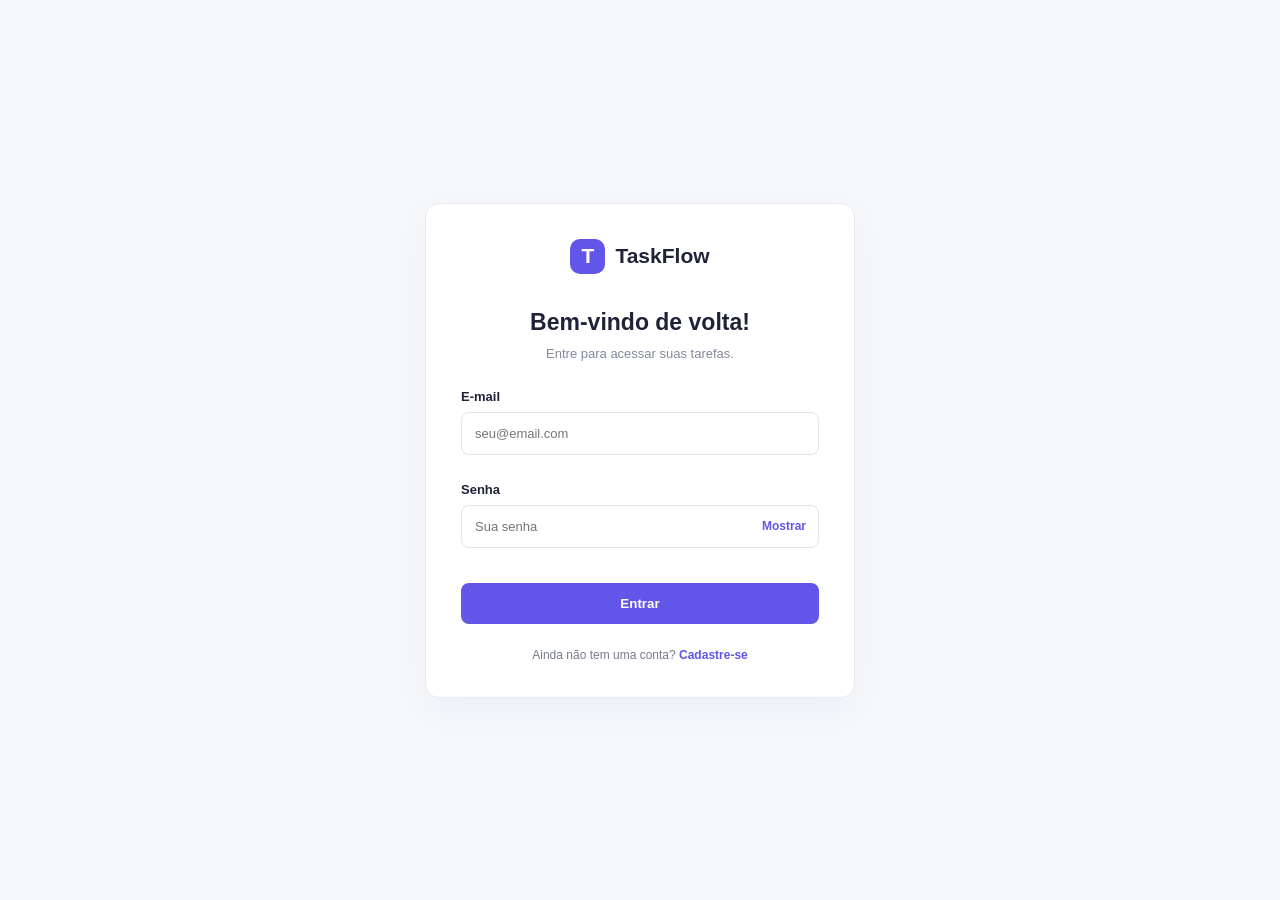
<file: frontend/index.html>
<!DOCTYPE html>
<html lang="pt-BR">
<head>
    <meta charset="UTF-8">
    <meta name="viewport" content="width=device-width, initial-scale=1.0">
    <title>TaskFlow | Login</title>
    <link rel="stylesheet" href="auth.css">
    <script src="login.js" defer></script>
</head>
<body>
    <main class="auth-container">
        <div class="auth-card">
            <div class="logo">
                <span class="logo-icon">T</span>
                <span>TaskFlow</span>
            </div>

            <h1>Bem-vindo de volta!</h1>
            <p class="subtitle">Entre para acessar suas tarefas.</p>

            <form id="formLogin" novalidate>
                <div class="form-group">
                    <label for="email">E-mail</label>
                    <input type="email" id="email"
                           placeholder="seu@email.com"
                           autocomplete="username">
                    <small id="erroEmail" class="error"></small>
                </div>

                <div class="form-group">
                    <label for="senha">Senha</label>
                    <div class="campo-senha">
                        <input type="password" id="senha"
                            placeholder="Sua senha"
                            autocomplete="current-password">
                        <button type="button" id="mostrarSenha">Mostrar</button>
                    </div>
                    <small id="erroSenha" class="error"></small>
                </div>

                <p id="mensagem" class="feedback" role="status"
                   aria-live="polite" hidden></p>

                <button type="submit" id="btnLogin">Entrar</button>
            </form>

            <p class="auth-footer">
                Ainda não tem uma conta?
                <a href="cadastro.html">Cadastre-se</a>
            </p>
        </div>
    </main>
</body>
</html>
</file>
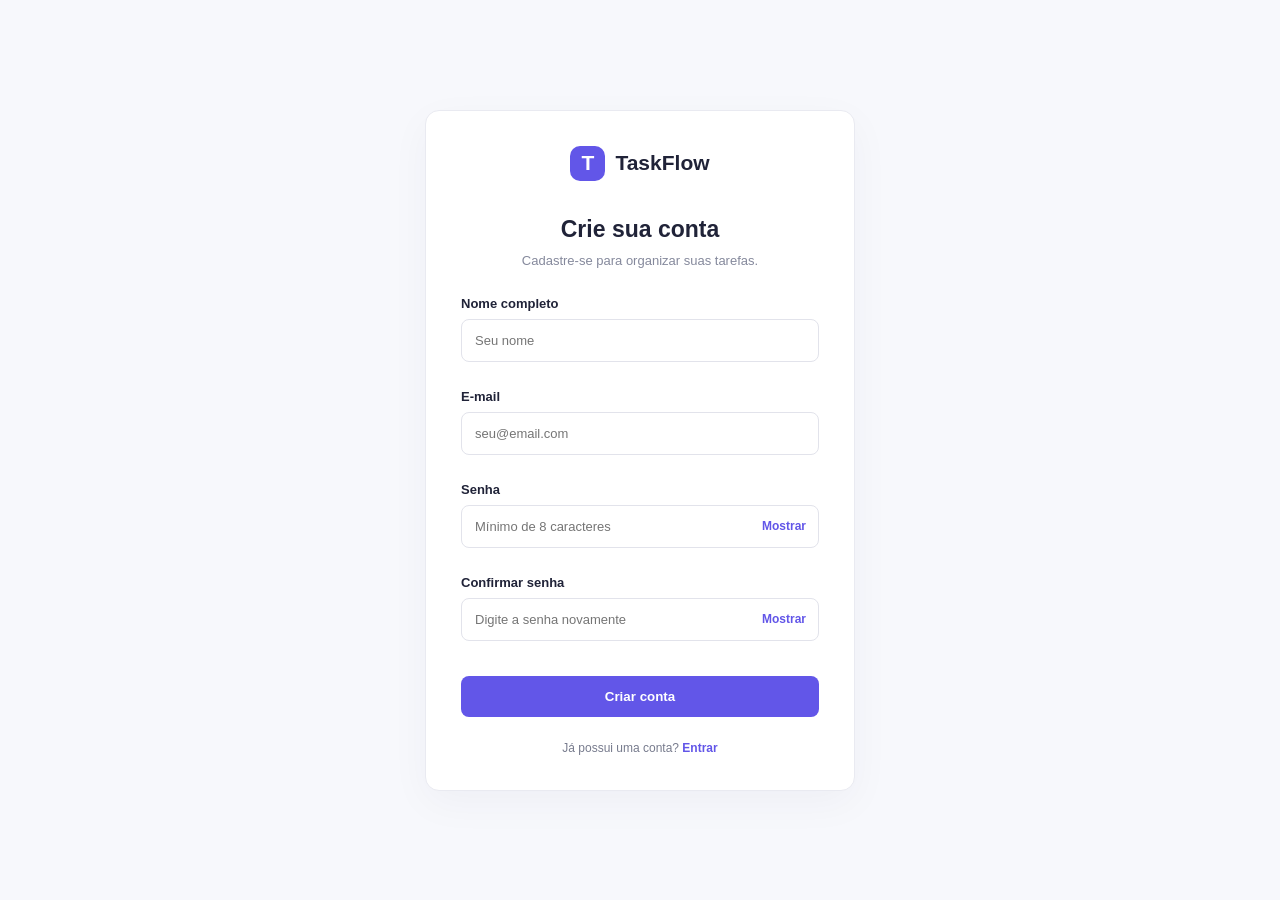
<file: frontend/cadastro.html>
<!DOCTYPE html>
<html lang="pt-BR">
<head>
    <meta charset="UTF-8">
    <meta name="viewport" content="width=device-width, initial-scale=1.0">
    <title>TaskFlow | Criar conta</title>
    <link rel="stylesheet" href="auth.css">
    <script src="cadastro.js" defer></script>
</head>
<body>
    <main class="auth-container">
        <div class="auth-card">
            <div class="logo">
                <span class="logo-icon">T</span>
                <span>TaskFlow</span>
            </div>

            <h1>Crie sua conta</h1>
            <p class="subtitle">Cadastre-se para organizar suas tarefas.</p>

            <form id="formCadastro" novalidate>
                <div class="form-group">
                    <label for="nome">Nome completo</label>
                    <input type="text" id="nome" maxlength="100"
                           placeholder="Seu nome" autocomplete="name">
                    <small id="erroNome" class="error"></small>
                </div>

                <div class="form-group">
                    <label for="email">E-mail</label>
                    <input type="email" id="email"
                           placeholder="seu@email.com"
                           autocomplete="email">
                    <small id="erroEmail" class="error"></small>
                </div>

                <div class="form-group">
                    <label for="senha">Senha</label>
                    <div class="campo-senha">
                        <input type="password" id="senha"
                            placeholder="Mínimo de 8 caracteres"
                            autocomplete="new-password">
                        <button type="button" id="mostrarSenha"> Mostrar</button>
                    </div>
                    <small id="erroSenha" class="error"></small>
                </div>

                <div class="form-group">
                    <label for="confirmarSenha">Confirmar senha</label>
                    <div class="campo-senha">
                        <input type="password" id="confirmarSenha"
                            placeholder="Digite a senha novamente"
                            autocomplete="new-password">
                        <button type="button" id="mostrarConfirmarSenha"> Mostrar</button>
                    </div>
                    <small id="erroConfirmarSenha" class="error"></small>
                </div>

                <p id="mensagem" class="feedback" role="status"
                   aria-live="polite" hidden></p>

                <button type="submit" id="btnCadastrar">
                    Criar conta
                </button>
            </form>

            <p class="auth-footer">
                Já possui uma conta?
                <a href="login.html">Entrar</a>
            </p>
        </div>
    </main>
</body>
</html>
</file>
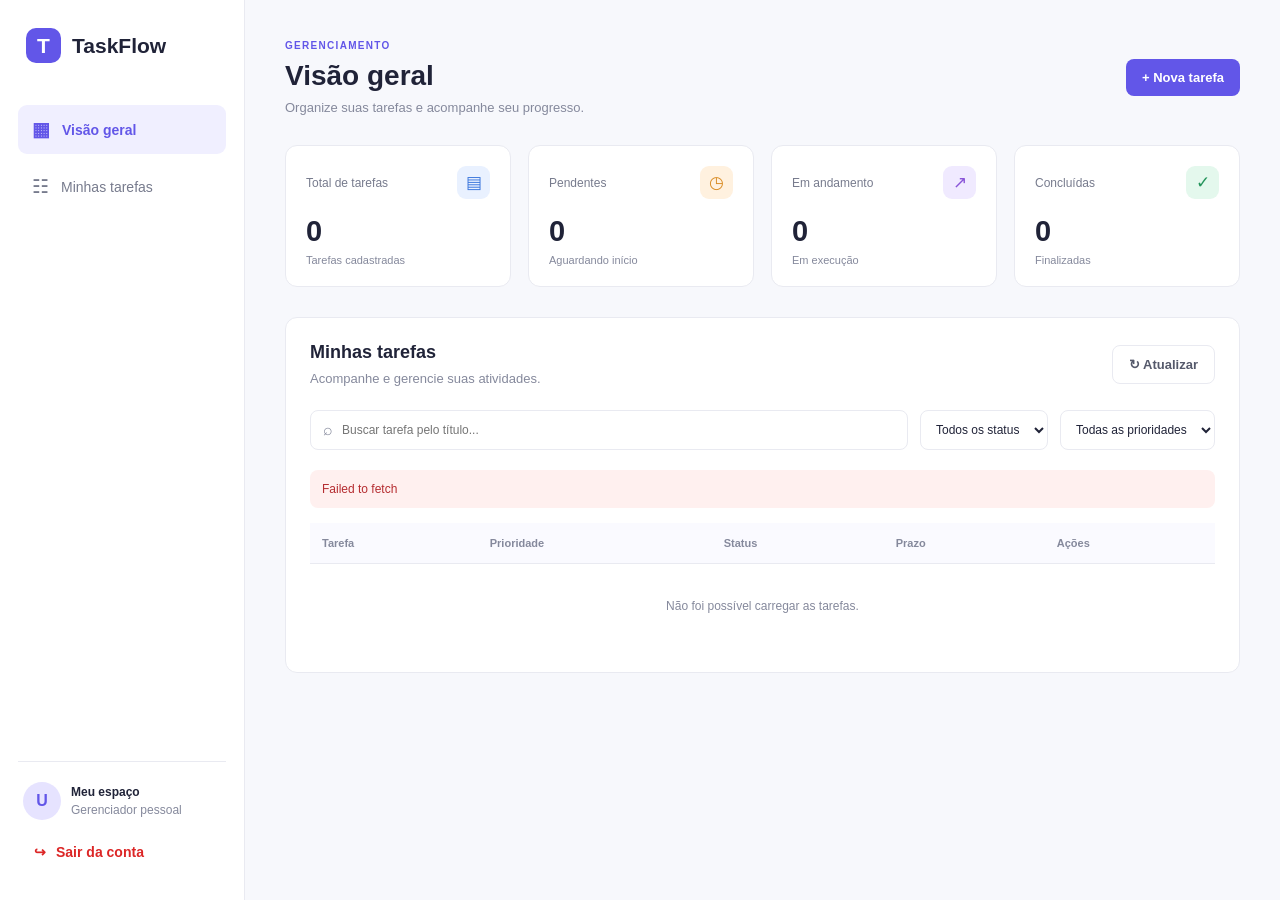
<file: frontend/tarefa.html>
<!DOCTYPE html>
<html lang="pt-BR">
<head>
    <meta charset="UTF-8">
    <meta name="viewport" content="width=device-width, initial-scale=1.0">
    <title>TaskFlow | Gerenciador de tarefas</title>
    <link rel="stylesheet" href="style.css">
    <script src="script.js" defer></script>
</head>
<body>
    <aside class="sidebar">
        <div class="logo">
            <div class="logo-icon">T</div>
            <span>TaskFlow</span>
        </div>

        <nav>
            <a href="#" class="nav-item active">
                <span>▦</span> Visão geral
            </a>
            <a href="#lista" class="nav-item">
                <span>☷</span> Minhas tarefas
            </a>
        </nav>

        <div class="sidebar-bottom">
            <div class="profile-avatar" id="avatar">U</div>
            <div>
                <strong id="nomeUsuario">Meu espaço</strong>
                <small>Gerenciador pessoal</small>
            </div>
        </div>

        <button type="button" id="deslogar" class="logout-button">
            <span>↪</span>
                Sair da conta
        </button>
    </aside>

    <main class="main-content">
        <header class="topbar">
            <div>
                <p class="eyebrow">GERENCIAMENTO</p>
                <h1>Visão geral</h1>
                <p class="subtitle">Organize suas tarefas e acompanhe seu progresso.</p>
            </div>
            <button id="novaTarefa" class="primary-button">
                + Nova tarefa
            </button>
        </header>

        <section class="stats">
            <article class="stat-card">
                <div class="stat-top">
                    <span>Total de tarefas</span>
                    <span class="stat-icon blue">▤</span>
                </div>
                <strong id="totalTarefas">0</strong>
                <small>Tarefas cadastradas</small>
            </article>

            <article class="stat-card">
                <div class="stat-top">
                    <span>Pendentes</span>
                    <span class="stat-icon orange">◷</span>
                </div>
                <strong id="totalPendentes">0</strong>
                <small>Aguardando início</small>
            </article>

            <article class="stat-card">
                <div class="stat-top">
                    <span>Em andamento</span>
                    <span class="stat-icon purple">↗</span>
                </div>
                <strong id="totalAndamento">0</strong>
                <small>Em execução</small>
            </article>

            <article class="stat-card">
                <div class="stat-top">
                    <span>Concluídas</span>
                    <span class="stat-icon green">✓</span>
                </div>
                <strong id="totalConcluidas">0</strong>
                <small>Finalizadas</small>
            </article>
        </section>

        <section class="task-section" id="lista">
            <div class="section-heading">
                <div>
                    <h2>Minhas tarefas</h2>
                    <p>Acompanhe e gerencie suas atividades.</p>
                </div>
                <button id="atualizarLista" class="secondary-button">
                    ↻ Atualizar
                </button>
            </div>

            <div class="filters">
                <div class="search-box">
                    <span>⌕</span>
                    <input type="search" id="busca"
                           placeholder="Buscar tarefa pelo título...">
                </div>

                <select id="filtroStatus" aria-label="Filtrar por status">
                    <option value="">Todos os status</option>
                    <option value="PENDENTE">Pendente</option>
                    <option value="EM_ANDAMENTO">Em andamento</option>
                    <option value="CONCLUIDA">Concluída</option>
                </select>

                <select id="filtroPrioridade" aria-label="Filtrar por prioridade">
                    <option value="">Todas as prioridades</option>
                    <option value="BAIXA">Baixa</option>
                    <option value="MEDIA">Média</option>
                    <option value="ALTA">Alta</option>
                </select>
            </div>

            <div id="mensagem" class="message" role="status"
                 aria-live="polite" hidden></div>

            <div class="table-wrapper">
                <table>
                    <thead>
                        <tr>
                            <th>Tarefa</th>
                            <th>Prioridade</th>
                            <th>Status</th>
                            <th>Prazo</th>
                            <th>Ações</th>
                        </tr>
                    </thead>
                    <tbody id="corpoTabela">
                        <tr>
                            <td colspan="5" class="empty">
                                Carregando tarefas...
                            </td>
                        </tr>
                    </tbody>
                </table>
            </div>
        </section>
    </main>

    <div class="modal" id="modal" hidden>
        <div class="modal-content">
            <div class="modal-heading">
                <div>
                    <h2 id="tituloModal">Nova tarefa</h2>
                    <p>Preencha os dados da tarefa.</p>
                </div>
                <button type="button" id="fecharModal"
                        class="close-button" aria-label="Fechar">×</button>
            </div>

            <form id="formTarefa" novalidate>
                <input type="hidden" id="idTarefa">

                <div class="form-group">
                    <label for="titulo">Título</label>
                    <input type="text" id="titulo" maxlength="100"
                           placeholder="Ex.: Estudar Java" required>
                    <small class="field-error" id="erroTitulo"></small>
                </div>

                <div class="form-group">
                    <label for="descricao">Descrição</label>
                    <textarea id="descricao" rows="3" maxlength="500"
                              placeholder="Descreva sua tarefa..."></textarea>
                </div>

                <div class="form-row">
                    <div class="form-group">
                        <label for="prioridade">Prioridade</label>
                        <select id="prioridade" required>
                            <option value="BAIXA">Baixa</option>
                            <option value="MEDIA" selected>Média</option>
                            <option value="ALTA">Alta</option>
                        </select>
                    </div>

                    <div class="form-group">
                        <label for="status">Status</label>
                        <select id="status" required>
                            <option value="PENDENTE">Pendente</option>
                            <option value="EM_ANDAMENTO">Em andamento</option>
                            <option value="CONCLUIDA">Concluída</option>
                        </select>
                    </div>
                </div>

                <div class="form-group">
                    <label for="prazo">Prazo</label>
                    <input type="date" id="prazo">
                </div>

                <div class="modal-actions">
                    <button type="button" id="cancelar"
                            class="secondary-button">Cancelar</button>
                    <button type="submit" id="salvar"
                            class="primary-button">Salvar tarefa</button>
                </div>
            </form>
        </div>
    </div>
</body>
</html>
</file>
<file: frontend/auth.css>
* {
    margin: 0;
    padding: 0;
    box-sizing: border-box;
}

body {
    font-family: Inter, Arial, sans-serif;
    background: #f7f8fc;
    color: #202338;
    min-height: 100vh;
}

.auth-container {
    min-height: 100vh;
    display: grid;
    place-items: center;
    padding: 20px;
}

.auth-card {
    width: min(100%, 430px);
    padding: 35px;
    border: 1px solid #e9eaf1;
    border-radius: 14px;
    background: white;
    box-shadow: 0 12px 40px #24244b0a;
}

.logo {
    display: flex;
    align-items: center;
    justify-content: center;
    gap: 10px;
    font-size: 21px;
    font-weight: 750;
    margin-bottom: 35px;
}

.logo-icon {
    width: 35px;
    height: 35px;
    display: grid;
    place-items: center;
    background: #6256e8;
    color: white;
    border-radius: 10px;
}

h1 {
    font-size: 23px;
    text-align: center;
}

.subtitle {
    text-align: center;
    font-size: 13px;
    color: #85899c;
    margin: 10px 0 28px;
}

.form-group {
    display: flex;
    flex-direction: column;
    gap: 8px;
    margin-bottom: 19px;
}

.form-group label {
    font-size: 13px;
    font-weight: 650;
}

.form-group input {
    width: 100%;
    padding: 13px;
    border: 1px solid #e2e3eb;
    border-radius: 8px;
    font-size: 13px;
    outline: none;
}

.form-group input:focus {
    border-color: #6256e8;
}

.form-group input.invalid {
    border-color: #e5484d;
}

.error {
    color: #e5484d;
    font-size: 11px;
}

button {
    width: 100%;
    padding: 13px;
    margin-top: 8px;
    border: 0;
    border-radius: 8px;
    background: #6256e8;
    color: white;
    font-weight: 650;
    cursor: pointer;
    transition: background .2s;
}

button:hover {
    background: #5044d2;
}

button:disabled {
    opacity: .65;
    cursor: not-allowed;
}

.auth-footer {
    text-align: center;
    font-size: 12px;
    color: #777b8d;
    margin-top: 24px;
}

.auth-footer a {
    color: #6256e8;
    font-weight: 650;
    text-decoration: none;
}

.auth-footer a:hover {
    text-decoration: underline;
}

.feedback {
    font-size: 12px;
    padding: 11px;
    border-radius: 7px;
    margin-bottom: 14px;
}

.feedback.success {
    background: #e9f8ee;
    color: #267a49;
}

.feedback.error {
    background: #fff0ef;
    color: #b52c30;
}

.feedback[hidden] {
    display: none;
}

.campo-senha {
    position: relative;
    width: 100%;
}

.campo-senha input {
    width: 100%;
    padding-right: 90px;
}

.campo-senha button {
    position: absolute;
    top: 50%;
    right: 8px;
    transform: translateY(-50%);

    width: auto;
    margin-top: 0;
    padding: 5px;

    background: transparent;
    color: #6256e8;
    border: none;
    border-radius: 0;

    font-size: 12px;
    cursor: pointer;
}

.campo-senha button:hover {
    background: transparent;
    color: #5044d2;
}

/* Chrome, Edge e outros navegadores baseados em Chromium */
input[type="password"]::-ms-reveal,
input[type="password"]::-ms-clear {
    display: none;
}

/* Alguns navegadores baseados em WebKit */
input[type="password"]::-webkit-credentials-auto-fill-button {
    visibility: hidden;
    display: none !important;
    pointer-events: none;
}


@media (max-width: 480px) {
    .auth-card {
        padding: 25px 20px;
    }
}
</file>
<file: frontend/style.css>
:root {
    --primary: #6256e8;
    --primary-hover: #5044d2;
    --background: #f7f8fc;
    --surface: #ffffff;
    --text: #202338;
    --muted: #85899c;
    --border: #e9eaf1;
    --danger: #e5484d;
}

* {
    margin: 0;
    padding: 0;
    box-sizing: border-box;
}

body {
    font-family: Inter, Arial, sans-serif;
    background: var(--background);
    color: var(--text);
    min-height: 100vh;
}

button, input, select, textarea {
    font: inherit;
}

button {
    cursor: pointer;
}

.sidebar {
    position: fixed;
    inset: 0 auto 0 0;
    width: 245px;
    padding: 28px 18px;
    background: var(--surface);
    border-right: 1px solid var(--border);
    display: flex;
    flex-direction: column;
}

.logo {
    display: flex;
    align-items: center;
    gap: 11px;
    font-size: 21px;
    font-weight: 750;
    margin: 0 0 42px 8px;
}

.logo-icon {
    background: var(--primary);
    color: white;
    width: 35px;
    height: 35px;
    border-radius: 10px;
    display: grid;
    place-items: center;
}

.sidebar nav {
    display: grid;
    gap: 8px;
}

.nav-item {
    display: flex;
    align-items: center;
    gap: 12px;
    padding: 13px 14px;
    color: #777b8d;
    text-decoration: none;
    border-radius: 9px;
    font-size: 14px;
}

.nav-item span {
    font-size: 19px;
}

.nav-item.active {
    background: #f0efff;
    color: var(--primary);
    font-weight: 650;
}

.sidebar-bottom {
    margin-top: auto;
    border-top: 1px solid var(--border);
    padding: 20px 5px 0;
    display: flex;
    align-items: center;
    gap: 10px;
}

.profile-avatar {
    width: 38px;
    height: 38px;
    border-radius: 50%;
    background: #e6e3ff;
    color: var(--primary);
    display: grid;
    place-items: center;
    font-weight: 700;
}

.sidebar-bottom strong,
.sidebar-bottom small {
    display: block;
    font-size: 12px;
}

.sidebar-bottom small {
    margin-top: 4px;
    color: var(--muted);
}

.main-content {
    margin-left: 245px;
    padding: 40px;
    max-width: 1700px;
}

.topbar {
    display: flex;
    justify-content: space-between;
    align-items: center;
    gap: 20px;
    margin-bottom: 30px;
}

.eyebrow {
    color: var(--primary);
    font-size: 10px;
    font-weight: 750;
    letter-spacing: 1.3px;
    margin-bottom: 9px;
}

h1 {
    font-size: 28px;
}

.subtitle, .section-heading p {
    color: var(--muted);
    font-size: 13px;
    margin-top: 8px;
}

.primary-button, .secondary-button {
    border: 0;
    border-radius: 8px;
    padding: 11px 16px;
    font-size: 13px;
    font-weight: 650;
    transition: background .2s;
}

.primary-button {
    background: var(--primary);
    color: white;
}

.primary-button:hover {
    background: var(--primary-hover);
}

.secondary-button {
    background: white;
    border: 1px solid var(--border);
    color: #55596b;
}

.secondary-button:hover {
    background: #f4f4fa;
}

.stats {
    display: grid;
    grid-template-columns: repeat(4, minmax(0, 1fr));
    gap: 17px;
    margin-bottom: 30px;
}

.stat-card, .task-section {
    background: var(--surface);
    border: 1px solid var(--border);
    border-radius: 12px;
}

.stat-card {
    padding: 20px;
}

.stat-top {
    display: flex;
    justify-content: space-between;
    align-items: center;
    font-size: 12px;
    color: #777b8d;
    gap: 8px;
}

.stat-icon {
    display: grid;
    place-items: center;
    width: 33px;
    height: 33px;
    border-radius: 9px;
    font-size: 17px;
}

.blue { background: #e9f1ff; color: #3975dc; }
.orange { background: #fff1df; color: #d98b23; }
.purple { background: #f0eaff; color: #8954d8; }
.green { background: #e4f8ed; color: #24945b; }

.stat-card > strong {
    display: block;
    font-size: 29px;
    margin-top: 16px;
}

.stat-card > small {
    display: block;
    color: var(--muted);
    font-size: 11px;
    margin-top: 6px;
}

.task-section {
    padding: 24px;
}

.section-heading {
    display: flex;
    align-items: center;
    justify-content: space-between;
    gap: 15px;
    margin-bottom: 24px;
}

h2 {
    font-size: 18px;
}

.filters {
    display: flex;
    gap: 12px;
    margin-bottom: 20px;
}

.search-box {
    flex: 1;
    min-width: 180px;
    display: flex;
    align-items: center;
    gap: 9px;
    padding: 0 12px;
    border: 1px solid var(--border);
    border-radius: 8px;
    color: var(--muted);
}

.search-box input {
    border: 0;
    outline: none;
    width: 100%;
    padding: 11px 0;
    background: transparent;
    color: var(--text);
    font-size: 12px;
}

.filters select, .form-group input,
.form-group select, .form-group textarea {
    border: 1px solid var(--border);
    border-radius: 8px;
    background: white;
    padding: 11px;
    color: var(--text);
    outline: none;
    font-size: 12px;
}

.filters select:focus, .form-group input:focus,
.form-group select:focus, .form-group textarea:focus {
    border-color: var(--primary);
}

.table-wrapper {
    overflow-x: auto;
}

table {
    width: 100%;
    border-collapse: collapse;
    text-align: left;
    white-space: nowrap;
}

th {
    color: var(--muted);
    font-size: 11px;
    font-weight: 600;
    padding: 14px 12px;
    background: #fafaff;
}

td {
    border-top: 1px solid var(--border);
    padding: 16px 12px;
    font-size: 12px;
}

.task-title {
    font-weight: 650;
    color: var(--text);
}

.task-description {
    display: block;
    color: var(--muted);
    margin-top: 5px;
    max-width: 260px;
    overflow: hidden;
    text-overflow: ellipsis;
}

.pill {
    display: inline-block;
    border-radius: 20px;
    padding: 6px 9px;
    font-size: 10px;
    font-weight: 650;
}

.priority-ALTA { background: #ffe9e8; color: #d54a45; }
.priority-MEDIA { background: #fff2d9; color: #b77a16; }
.priority-BAIXA { background: #e7f5ec; color: #358458; }

.status-PENDENTE { background: #f0f0f4; color: #6c6d7d; }
.status-EM_ANDAMENTO { background: #e9efff; color: #496bcb; }
.status-CONCLUIDA { background: #e4f7eb; color: #318052; }

.actions {
    display: flex;
    gap: 6px;
}

.action-button {
    border: 1px solid var(--border);
    background: white;
    color: #666a7b;
    border-radius: 6px;
    padding: 6px 8px;
    font-size: 11px;
}

.action-button:hover {
    background: #f3f2ff;
    color: var(--primary);
}

.action-button.delete:hover {
    background: #fff0ef;
    color: var(--danger);
}

.empty {
    text-align: center;
    color: var(--muted);
    padding: 35px;
}

.message {
    padding: 12px;
    margin-bottom: 15px;
    border-radius: 8px;
    font-size: 12px;
}

.message.error {
    background: #fff0ef;
    color: #b52c30;
}

.message.success {
    background: #e9f8ee;
    color: #267a49;
}

.modal {
    position: fixed;
    inset: 0;
    background: #16172c80;
    display: grid;
    place-items: center;
    padding: 16px;
    z-index: 10;
}

.modal[hidden], .message[hidden] {
    display: none;
}

.modal-content {
    width: min(100%, 500px);
    max-height: 90vh;
    overflow-y: auto;
    background: white;
    border-radius: 14px;
    padding: 26px;
    box-shadow: 0 15px 50px #17172b25;
}

.modal-heading {
    display: flex;
    justify-content: space-between;
    align-items: flex-start;
    margin-bottom: 25px;
}

.modal-heading p {
    font-size: 12px;
    color: var(--muted);
    margin-top: 6px;
}

.close-button {
    border: 0;
    background: transparent;
    font-size: 26px;
    color: var(--muted);
}

.form-group {
    display: flex;
    flex-direction: column;
    gap: 8px;
    margin-bottom: 17px;
}

.form-group label {
    font-size: 12px;
    font-weight: 650;
}

.form-group textarea {
    resize: vertical;
}

.form-row {
    display: grid;
    grid-template-columns: 1fr 1fr;
    gap: 14px;
}

.field-error {
    color: var(--danger);
    font-size: 11px;
    min-height: 0;
}

.form-group input.invalid {
    border-color: var(--danger);
}

.modal-actions {
    display: flex;
    justify-content: flex-end;
    gap: 10px;
    margin-top: 24px;
}

button:focus-visible, a:focus-visible,
input:focus-visible, select:focus-visible,
textarea:focus-visible {
    outline: 2px solid var(--primary);
    outline-offset: 2px;
}


.logout-button {
    display: flex;
    align-items: center;
    gap: 10px;
    width: 100%;
    padding: 12px 16px;
    margin-top: 12px;

    background: transparent;
    border: none;
    border-radius: 8px;

    color: #dc2626;
    font-size: 14px;
    font-weight: 600;

    cursor: pointer;
    text-align: left;
    transition: background 0.2s;
}

.logout-button:hover {
    background: #fee2e2;
}


@media (max-width: 1100px) {
    .stats {
        grid-template-columns: repeat(2, minmax(0, 1fr));
    }

    .main-content {
        padding: 28px;
    }
}

@media (max-width: 760px) {
    .sidebar {
        position: static;
        width: 100%;
        height: auto;
        padding: 15px;
    }

    .logo {
        margin: 0 0 15px;
    }

    .sidebar nav {
        display: flex;
    }

    .sidebar-bottom {
        display: none;
    }

    .main-content {
        margin: 0;
        padding: 22px 15px;
    }

    .topbar {
        align-items: flex-start;
        flex-direction: column;
    }

    .stats {
        gap: 10px;
    }

    .stat-card {
        padding: 14px;
    }

    .filters {
        flex-direction: column;
    }

    .filters select {
        width: 100%;
    }

    .task-section {
        padding: 15px;
    }

    .form-row {
        grid-template-columns: 1fr;
        gap: 0;
    }
}
</file>
